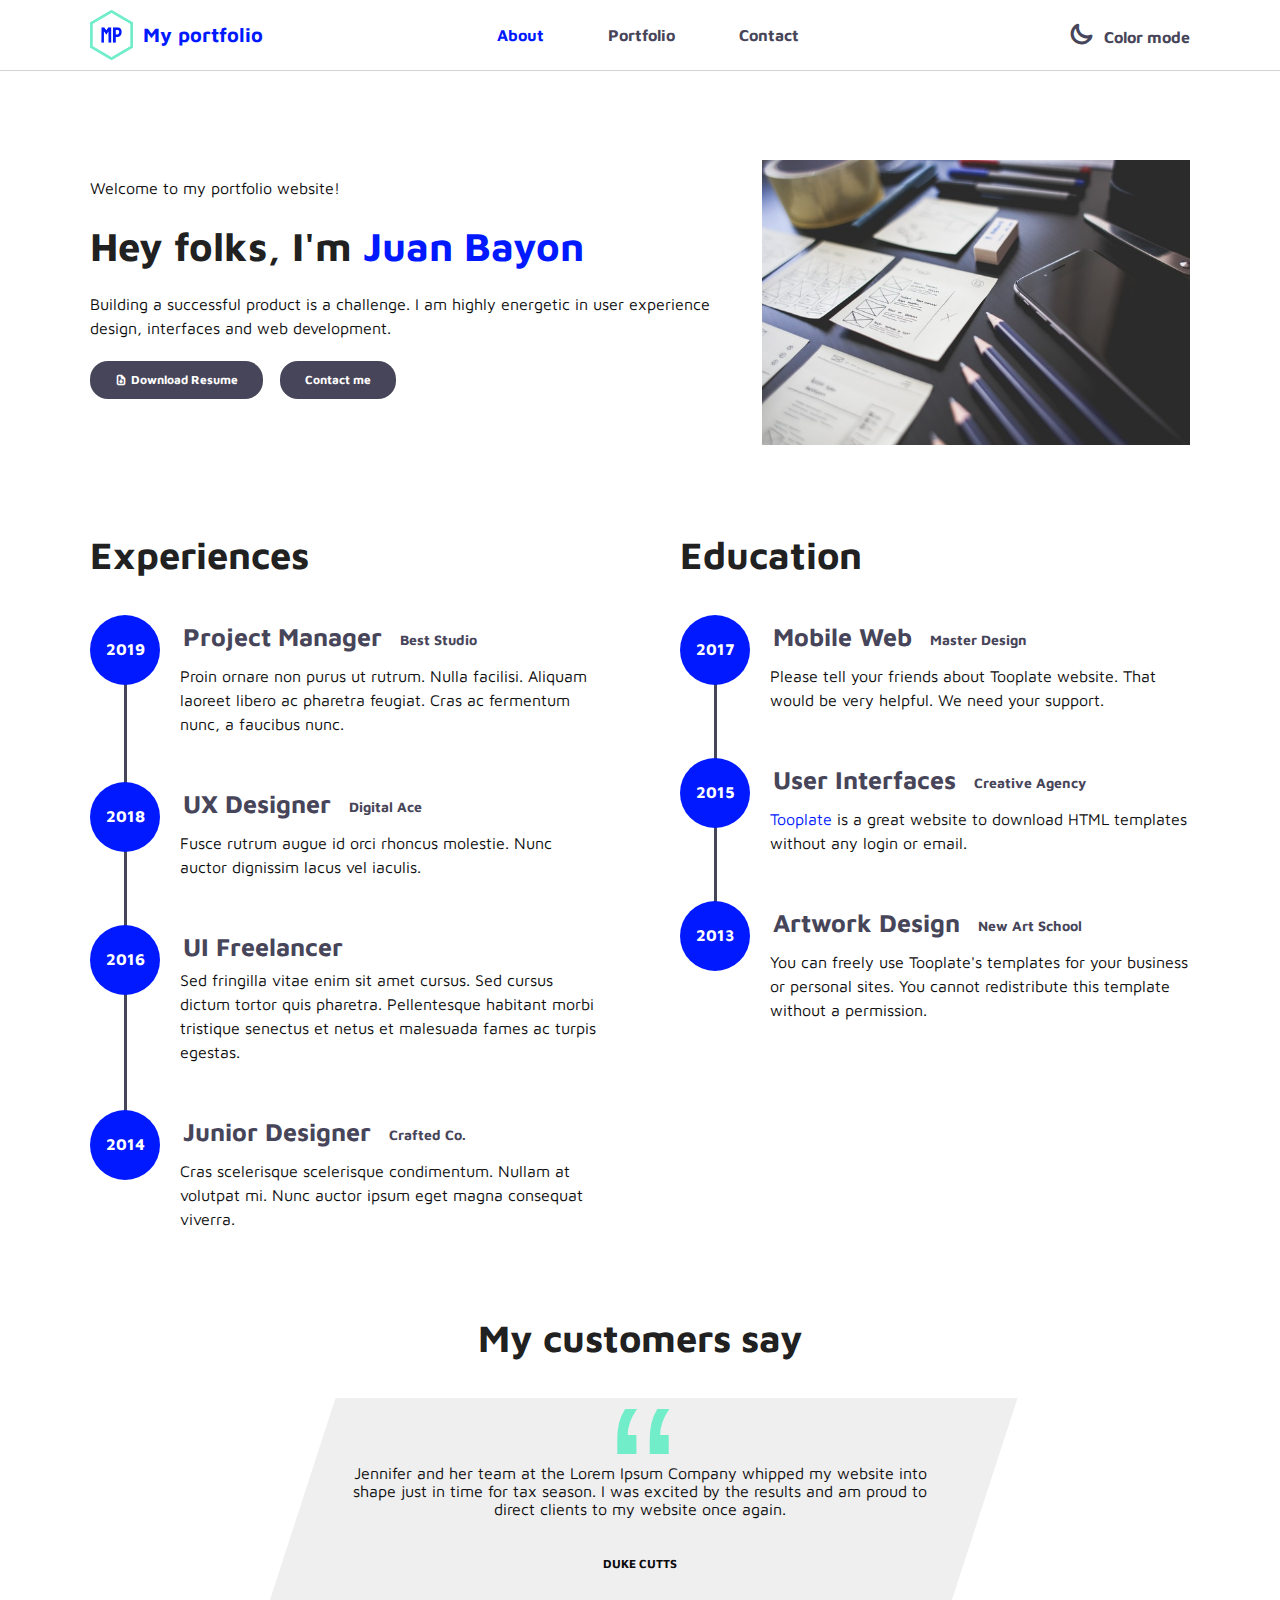
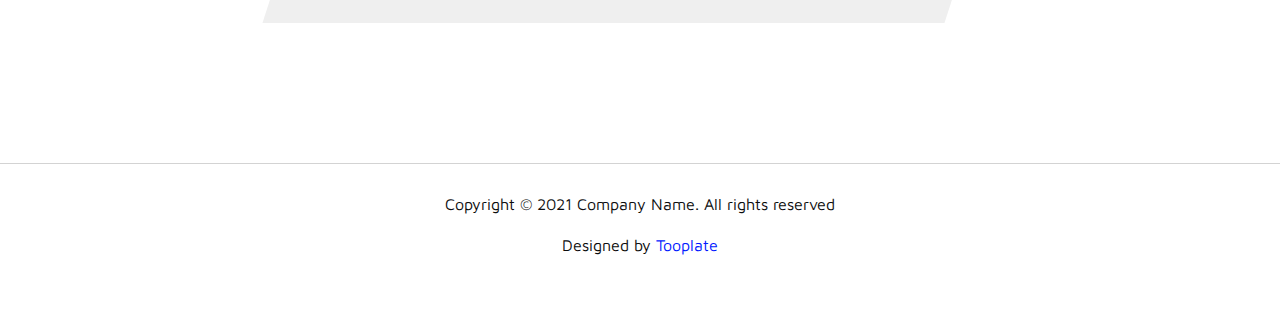
<file: personal_cv_webpage/index.html>
<!doctype html>
<html lang="en">

  <head>
    <meta charset="utf-8">
    <title>Juan Bayon | My Portfolio</title>
    <meta name="viewport" content="width=device-width, initial-scale=1">
    <meta name="author" content="Juan Bayon">
    <meta name="description" content="Welcome to the portfolio webpage of Juan Bayon, where you can find the experience and education information">
    <link rel="stylesheet" href="css/styles.css">
    <link rel="preconnect" href="https://fonts.googleapis.com">
    <link rel="preconnect" href="https://fonts.gstatic.com" crossorigin>
    <link href="https://fonts.googleapis.com/css2?family=Maven+Pro:wght@400;700&display=swap" rel="stylesheet">
  </head>

  <body class="about">

    <header>
      <div class="container">

        <a class="skip-link" href='#main' title="Skip to main section">Skip to content</a>
  
        <div class="icon_name">
          <img src="./images/mp.png" alt="My Portfolio icon">
          <p>My portfolio</p>
        </div>
  
        <nav class="links">
          <ul>
            <li><a class="about" href="index.html" title="CV page">About</a></li>
            <li><a class="portfolio" href="portfolio.html" title="Portfolio page">Portfolio</a></li>
            <li><a class="contact" href="contact.html" title="Contact page">Contact</a></li>
          </ul>
        </nav>
        
        <div class="dark-mode-menu">
          <a class="font-icon color-mode" href="#" title="Color mode"><span>Color mode</span></a>
          <a class="burger-menu nav-icon" href="#">
            <span></span>
            <span></span>
            <span></span>
            <span></span>
          </a>
        </div>
  
      </div>
    </header>

    <main id="main">

    <article>
    
    <div class="container">
      <header class="presentation">

        <div class="presentation-wrapper">
        <p>Welcome to my portfolio website!</p>
        <h1>Hey folks, I'm <span class="author">Juan Bayon</span></h1>
        <p>Building a successful product is a challenge. I am highly energetic in user experience design, interfaces and web development.</p>

        <ul>
          <li class="download"><a class="font-icon" href="./files/cv.pdf" download="CV.pdf">Download Resume</a></li>
          <li><a href="contact.html" title="Link to the contact page">Contact me</a></li>
        </ul>
        </div>

        <img src="./images/ux-designer.jpg" alt="Desktop image with office supplies and a smartphone arranged in a grid">

      </header>
      
      <div class="timelines">

      <section class="timeline">
        
      <h2>Experiences</h2>

      <div class="timeline-entry">
        <div class="year"><div class="bullet"><span>2019</span></div></div>
        <div class="content">
            <p class="job">Project Manager</p>
            <p class="company">Best Studio</p>
            <p lang="la">Proin ornare non purus ut rutrum. Nulla facilisi. Aliquam laoreet libero ac pharetra feugiat. Cras ac fermentum nunc, a faucibus nunc.</p>
        </div>
      </div>

      <div class="timeline-entry">
        <div class="year"><div class="bullet"><span>2018</span></div></div>
        <div class="content">
            <p class="job">UX Designer</p>
            <p class="company">Digital Ace</p>
            <p lang="la">Fusce rutrum augue id orci rhoncus molestie. Nunc auctor dignissim lacus vel iaculis.</p>
        </div>
      </div>

      <div class="timeline-entry">
        <div class="year"><div class="bullet"><span>2016</span></div></div>
        <div class="content">
            <p class="job">UI Freelancer</p>
            <p lang="la">Sed fringilla vitae enim sit amet cursus. Sed cursus dictum tortor quis pharetra. Pellentesque habitant morbi tristique senectus et netus et malesuada fames ac turpis egestas.</p>
        </div>
      </div>

      <div class="timeline-entry">
        <div class="year"><div class="bullet"><span>2014</span></div></div>
        <div class="content">
            <p class="job">Junior Designer</p>
            <p class="company">Crafted Co.</p>
            <p lang="la">Cras scelerisque scelerisque condimentum. Nullam at volutpat mi. Nunc auctor ipsum eget magna consequat viverra.</p>
        </div>
      </div>

    </section>

    <section class="timeline">
        
      <h2>Education</h2>
      
      <div class="timeline-entry">
        <div class="year"><div class="bullet"><span>2017</span></div></div>
        <div class="content">
            <p class="job">Mobile Web</p>
            <p class="company">Master Design</p>
            <p>Please tell your friends about Tooplate website. That would be very helpful. We need your support.</p>
        </div>
      </div>

      <div class="timeline-entry">
        <div class="year"><div class="bullet"><span>2015</span></div></div>
        <div class="content">
            <p class="job">User Interfaces</p>
            <p class="company">Creative Agency</p>
            <p><a href="https://www.facebook.com/tooplate" title="Link to tooplate facebook page" target=”_blank”>Tooplate</a> is a great website to download HTML templates without any login or email.</p>
        </div>
      </div>

      <div class="timeline-entry">
        <div class="year"><div class="bullet"><span>2013</span></div></div>
        <div class="content">
            <p class="job">Artwork Design</p>
            <p class="company">New Art School</p>
            <p>You can freely use Tooplate's templates for your business or personal sites. You cannot redistribute this template without a permission.</p>
        </div>
      </div>

    </section>

    </div>

    <section class="quotation">

      <h2>My customers say</h2>
      <div class="diagonal-box">
      <blockquote>
        <div class="quotation-mark"></div>
        <p>Jennifer and her team at the Lorem Ipsum Company whipped my website into shape just in time for tax season. I was excited by the results and am proud to direct clients to my website once again.</p>
        <p class="quote-author">Duke Cutts</p>
      </blockquote>
      </div>

    </section>

    </div>
    </article>
    </main>

    <footer>
      <div class="container">
      <p>Copyright © 2021 Company Name. All rights reserved</p>
      <p>Designed by <a href="https://www.facebook.com/tooplate" title="Link to tooplate facebook page" target=”_blank”>Tooplate</a></p>
      </div>
    </footer>

    <script src="js/jquery-3.3.1.min.js"></script>
    <script src="js/custom.js"></script>
  </body>
</html>
</file>
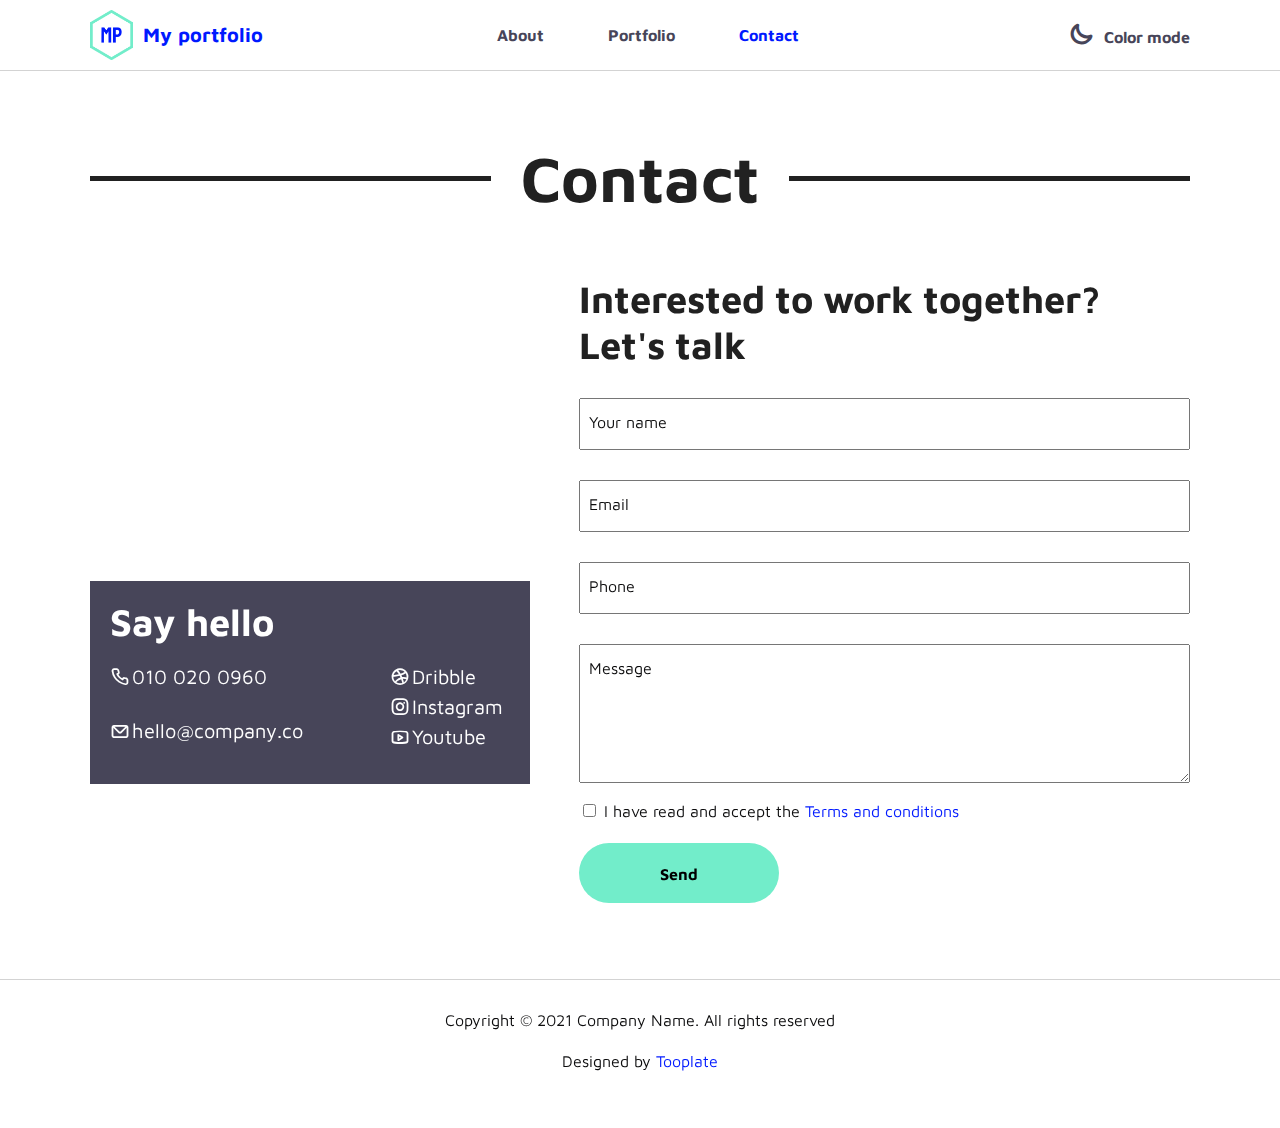
<file: personal_cv_webpage/contact.html>
<!doctype html>
<html lang="en">

  <head>
    <meta charset="utf-8">
    <title>Juan Bayon | My Portfolio</title>
    <meta name="viewport" content="width=device-width, initial-scale=1">
    <meta name="author" content="Juan Bayon">
    <meta name="description" content="Juan's contact information and form. Say hello!">
    <link rel="stylesheet" href="css/styles.css">
    <link rel="preconnect" href="https://fonts.googleapis.com">
    <link rel="preconnect" href="https://fonts.gstatic.com" crossorigin>
    <link href="https://fonts.googleapis.com/css2?family=Maven+Pro:wght@400;700&display=swap" rel="stylesheet">
  </head>

  <body class="contact">

    <header>
      <div class="container">

        <a class="skip-link" href='#main' title="Skip to main section">Skip to content</a>
  
        <div class="icon_name">
          <img src="./images/mp.png" alt="My Portfolio icon">
          <p>My portfolio</p>
        </div>
  
        <nav class="links">
          <ul>
            <li><a class="about" href="index.html" title="CV page">About</a></li>
            <li><a class="portfolio" href="portfolio.html" title="Portfolio page">Portfolio</a></li>
            <li><a class="contact" href="contact.html" title="Contact page">Contact</a></li>
          </ul>
        </nav>
        
        <div class="dark-mode-menu">
          <a class="font-icon color-mode" href="#" title="Color mode"><span>Color mode</span></a>
          <a class="burger-menu nav-icon" href="#">
            <span></span>
            <span></span>
            <span></span>
            <span></span>
          </a>
        </div>
  
      </div>
    </header>

    <main id="main">

    <article>
    
    <div class="container">

      <h1 class="line-marked">Contact</h1>

      <div class="contact-wrapper">

      <section class="map-and-contact">

        <iframe allowfullscreen src="https://www.google.com/maps/embed?pb=!1m18!1m12!1m3!1d12088.558402180099!2d-73.99373482142036!3d40.75895421922642!2m3!1f0!2f0!3f0!3m2!1i1024!2i768!4f13.1!3m3!1m2!1s0x89c25855b8fb3083%3A0xa0f9aef176042a5c!2sTheater+District%2C+New+York%2C+NY%2C+USA!5e0!3m2!1sen!2smm!4v1549875377188"></iframe>
        
        <div class="contact-data">
          <h2>Say hello</h2>
          
          <div class="list_data">
            <ul class="list-as-list">
              <li class="phone"><a class="font-icon" href="tel:0100200960" title="Link to the telephone">010 020 0960</a></li>
              <li><br></li>
              <li class="email"><a class="font-icon" href="mailto:hello@company.co" title="Link to the email">hello@company.co</a></li>
            </ul>
            <ul class="list-as-list">
              <li class="dribble"><a class="font-icon" href="https://dribbble.com/" title="Dribble web page">Dribble</a></li>
              <li class="instagram"><a class="font-icon" href="https://www.instagram.com/" title="Instagram web page">Instagram</a></li>
              <li class="youtube"><a class="font-icon" href="https://www.youtube.com/" title="Youtube web page">Youtube</a></li>
            </ul>
          </div>
        </div>

      </section>

      <section class="form">

        <h2>Interested to work together? Let's talk</h2>

        <form>

        <ul class="list-as-list">
        <li class="input">
          <label for="name">Your name</label>
          <input class="form-control" type="text" name="name" id="name" required>
        </li>
        <li class="input">
          <label for="email">Email</label>
          <input class="form-control" type="email" name="email" id="email" required>
        </li>
        <li class="input">
          <label for="phone">Phone</label>
          <input class="form-control" type="text" name="phone" id="phone" required>
        </li>
        <li class="input textarea">
          <label for="message">Message</label>
          <textarea class="form-control textfield" name="message" id="message" cols="30" rows="8" required></textarea>
        </li>
        <li class="checkbox">
          <input type="checkbox" name="terms" id="terms" required>
          <label for="terms">I have read and accept the <a href="#" title="Terms and conditions page">Terms and conditions</a></label>
        </li>
        <li class="button">
          <button type="submit">Send</button>
        </li>
        </ul>

        </form>

      </section>
      
    </div>
    </div>
  </article>
  </main>

  <footer>
    <div class="container">
    <p>Copyright © 2021 Company Name. All rights reserved</p>
    <p>Designed by <a href="https://www.facebook.com/tooplate" title="Link to tooplate facebook page" target=”_blank”>Tooplate</a></p>
    </div>
  </footer>

  <script src="js/jquery-3.3.1.min.js"></script>
  <script src="js/custom.js"></script>
</body>
</html>
</file>
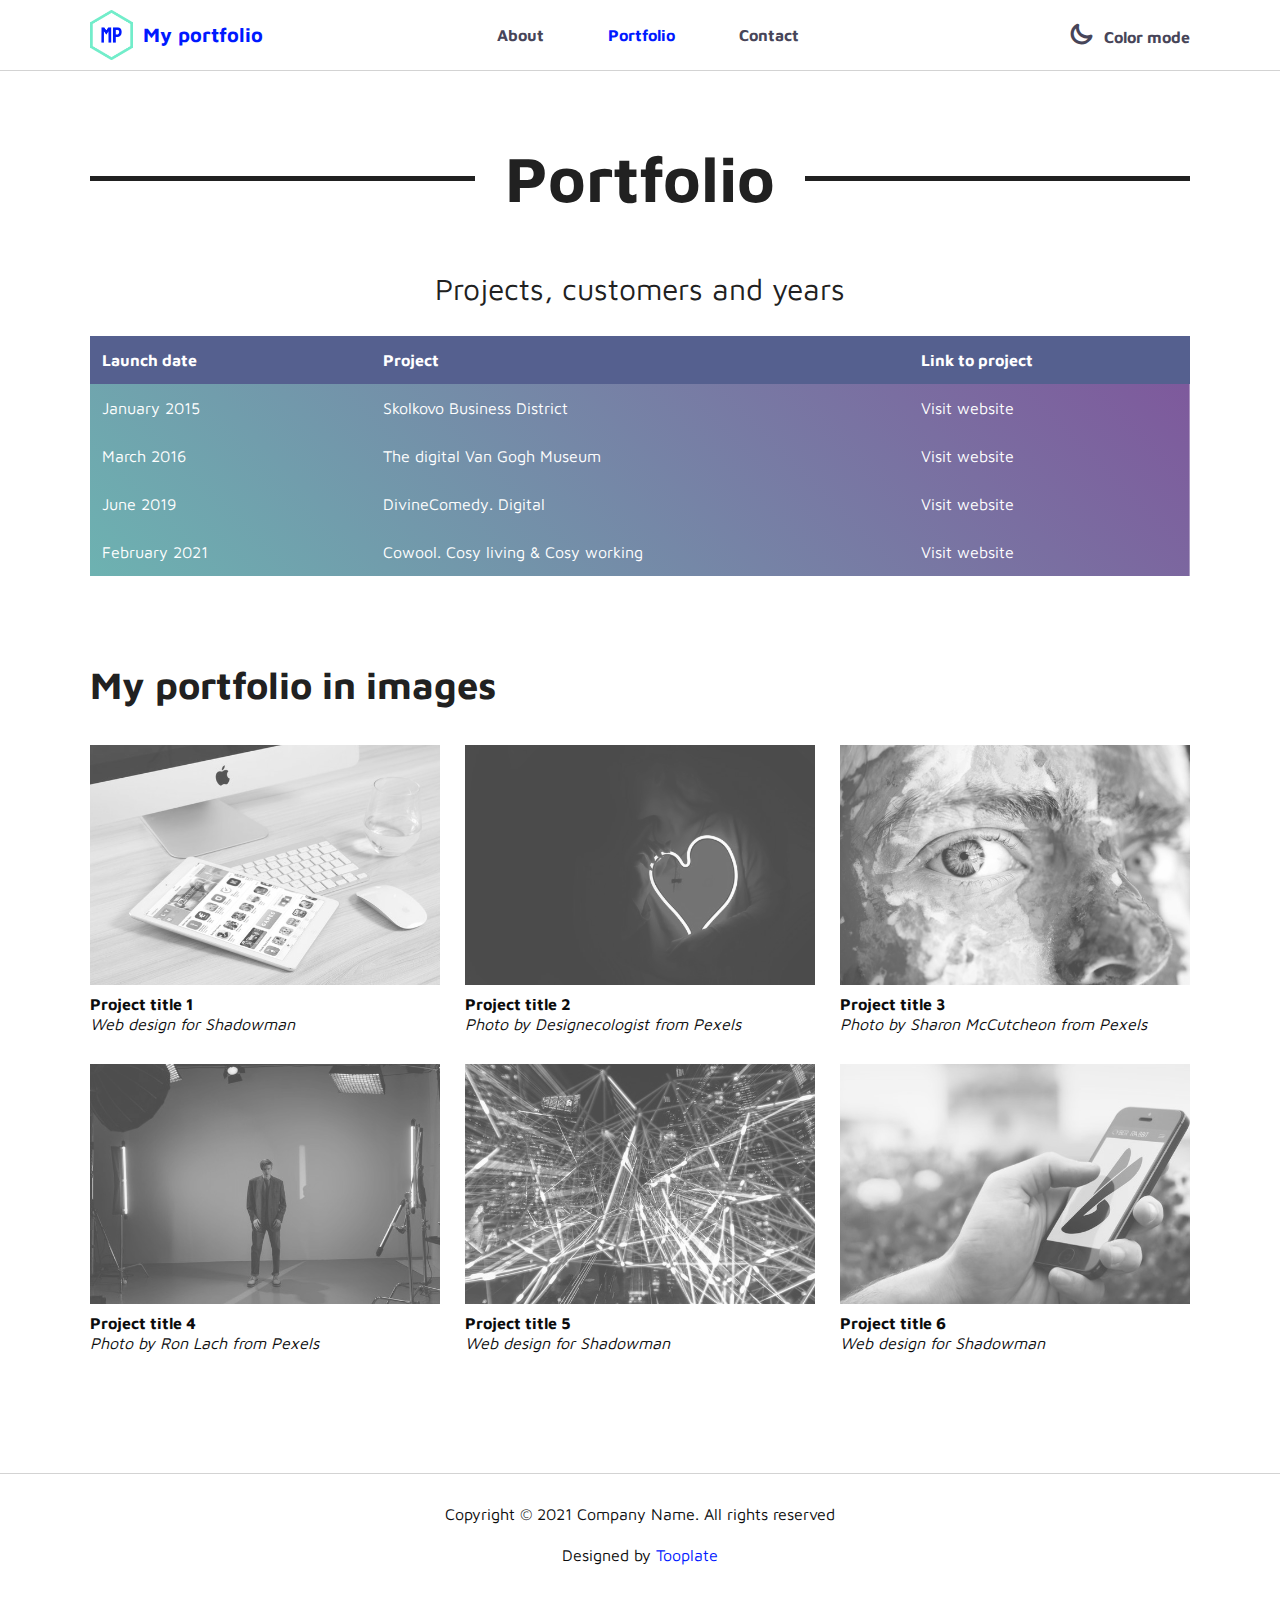
<file: personal_cv_webpage/portfolio.html>
<!doctype html>
<html lang="en">

  <head>
    <meta charset="utf-8">
    <title>Juan Bayon | My Portfolio</title>
    <meta name="viewport" content="width=device-width, initial-scale=1">
    <meta name="author" content="Juan Bayon">
    <meta name="description" content="Portfolio web page with the most important projects developed by Juan Bayon">
    <link rel="stylesheet" href="css/styles.css">
    <link rel="preconnect" href="https://fonts.googleapis.com">
    <link rel="preconnect" href="https://fonts.gstatic.com" crossorigin>
    <link href="https://fonts.googleapis.com/css2?family=Maven+Pro:wght@400;700&display=swap" rel="stylesheet">
  </head>

  <body class="portfolio">

    <header>
      <div class="container">

        <a class="skip-link" href='#main' title="Skip to main section">Skip to content</a>
  
        <div class="icon_name">
          <img src="./images/mp.png" alt="My Portfolio icon">
          <p>My portfolio</p>
        </div>
  
        <nav class="links">
          <ul>
            <li><a class="about" href="index.html" title="CV page">About</a></li>
            <li><a class="portfolio" href="portfolio.html" title="Portfolio page">Portfolio</a></li>
            <li><a class="contact" href="contact.html" title="Contact page">Contact</a></li>
          </ul>
        </nav>
        
        <div class="dark-mode-menu">
          <a class="font-icon color-mode" href="#" title="Color mode"><span>Color mode</span></a>
          <a class="burger-menu nav-icon" href="#">
            <span></span>
            <span></span>
            <span></span>
            <span></span>
          </a>
        </div>
  
      </div>
    </header>

    <main id="main">

    <article>
    
    <div class="container">

      <h1 class="line-marked">Portfolio</h1>

      <table>

        <caption>Projects, customers and years</caption>

        <thead>
        <tr>
          <th scope="col">Launch date</th>
          <th scope="col">Project</th>
          <th scope="col">Link to project</th>
        </tr>
        </thead>

        <tbody>
        <tr>
          <th scope="row">January 2015</th>
          <td>Skolkovo Business District</td>
          <td><a href="https://skolkovoforbusiness.ru/en/features/#home" title="Skolkovo bussiness district page">Visit website</a></td>
        </tr>

        <tr>
          <th scope="row">March 2016</th>
          <td>The digital Van Gogh Museum</td>
          <td><a href="https://www.vangoghmuseum.nl/en/visit/enjoy-the-museum-from-home" title="Van Gogh museum page">Visit website</a></td>
        </tr>

        <tr>
          <th scope="row">June 2019</th>
          <td>DivineComedy. Digital</td>
          <td><a href="https://divinecomedy.digital/#/" title="Divine Comedy page">Visit website</a></td>
        </tr>

        <tr>
          <th scope="row">February 2021</th>
          <td>Cowool. Cosy living & Cosy working</td>
          <td><a href="https://cowool.brig.ht/" title="Cowool page">Visit website</a></td>
        </tr>
        </tbody>

      </table>

      <section>
        <h2>My portfolio in images</h2>

        <div class="projects">

          <figure>
            <div class="image-container">
            <a href="#" title="Project title 1"><img src="./images/portfolio1.jpg" alt="An ipad, keyboard and mouse on a table"></a>
            </div>
            <figcaption>
              <span class="title">Project title 1</span>
              <cite>Web design for Shadowman</cite>
            </figcaption>
          </figure>

          <figure>
            <div class="image-container">
            <a href="#" title="Project title 2"><img src="./images/portfolio2.jpg" alt="Image with all in shadows and a heart made with fluorescent lights"></a>
            </div>
            <figcaption>
              <span class="title">Project title 2</span>
              <cite>Photo by Designecologist from Pexels</cite>
            </figcaption>
          </figure>

          <figure>
            <div class="image-container">
            <a href="#" title="Project title 3"><img src="./images/portfolio3.jpg" alt="A close-up of a person's eyes"></a>
            </div>
            <figcaption>
              <span class="title">Project title 3</span>
              <cite>Photo by Sharon McCutcheon from Pexels</cite>
            </figcaption>
          </figure>

          <figure>
            <div class="image-container">
            <a href="#" title="Project title 4"><img src="./images/portfolio4.jpg" alt="One person modeling in a photography studio"></a>
            </div>
            <figcaption>
              <span class="title">Project title 4</span>
              <cite>Photo by Ron Lach from Pexels</cite>
            </figcaption>
          </figure>

          <figure>
            <div class="image-container">
            <a href="#" title="Project title 5"><img src="./images/portfolio5.jpg" alt="Quite a few tubes of light converging to the center"></a>
            </div>
            <figcaption>
              <span class="title">Project title 5</span>
              <cite>Web design for Shadowman</cite>
            </figcaption>
          </figure>

          <figure>
            <div class="image-container">
            <a href="#" title="Project title 6"><img src="./images/portfolio6.jpg" alt="A close-up of a hand with a mobile phone"></a>
            </div>
            <figcaption>
              <span class="title">Project title 6</span>
              <cite>Web design for Shadowman</cite>
            </figcaption>
          </figure>

        </div>

      </section>
      
    </div>
  </article>
  </main>

  <footer>
    <div class="container">
    <p>Copyright © 2021 Company Name. All rights reserved</p>
    <p>Designed by <a href="https://www.facebook.com/tooplate" title="Link to tooplate facebook page" target=”_blank”>Tooplate</a></p>
    </div>
  </footer>

  <script src="js/jquery-3.3.1.min.js"></script>
  <script src="js/custom.js"></script>
</body>
</html>
</file>
<file: personal_cv_webpage/css/styles.css>
@font-face {
font-family: 'unicons';
src:  url('../font/unicons.eot?42479262');
src:  url('../font/unicons.eot?42479262#iefix') format('embedded-opentype'),
        url('../font/unicons.woff2?42479262') format('woff2'),
        url('../font/unicons.woff?42479262') format('woff'),
        url('../font/unicons.ttf?42479262') format('truetype'),
        url('../font/unicons.svg?42479262#unicons') format('svg');
font-weight: normal;
font-style: normal;
}

/*--------------------general_rules----------------------*/

html {
    font-family: 'Maven Pro', sans-serif;
    color: #0c0c0d;
    line-height: 1.5;
}

main {
    margin-top: 130px;
}

body {
    margin: 0;
}

.container {
    width: 1100px;
    margin: 0 auto;
}

h1, h2 {
    color: #212121;
}

h1 {
    font-size: 64px;
    margin: 0;
}

h2 {
    font-size: 38px;
}

ul {
    list-style-type: none;
    padding: 0;
}

li {
    display: inline-block;
}

.list-as-list li {
    display: list-item;
}

a, a:visited {
    color: #0019ff;
    text-decoration: none;
}

a:focus {
    color: #72edca;
}

/*----------------------skip_link-------------------------*/

.skip-link {
    background: #0019ff;
    font-weight: bold;
    left: 50%;
    padding: 4px;
    position: absolute;
    transform: translateY(-100%);
}

header .container .skip-link {
    color: white;
}

.skip-link:focus {
    transform: translateY(0%);
}

/*------------------------header--------------------------*/

body > header {
    position: fixed;
    top: 0;
    background-color: white;
    width: 100%;
    border-bottom: 1px solid lightgray;
    z-index: 10;
    font-weight: bold;
}

header .container {
    display: grid;
    grid-template-columns: repeat(auto-fill, minmax(240px, 1fr));
    column-gap: 10px;
}

header a, header a:visited {
    color: #474559;
}

header a:hover, header a:focus {
    color: #0019ff;
}

.icon_name, nav, .dark-mode-menu {
    display: flex;
    align-items: center;
}

.icon_name {
    justify-content: left;
}

.icon_name img {
    float: left;
    padding-right: 10px;
    height: 50px;
}

nav {
    grid-column: span 2;
    justify-content: center;
    padding-left: 75px;
}

nav li {
    margin-right: 60px;
}

.dark-mode-menu {
    padding-left: 10px;
    justify-content: right;

}

.icon_name p {
    color: #0019ff;
    font-size: 20px;
}

/*Makes the current page highlighted in navigation menu*/
body.about a.about, 
body.portfolio a.portfolio, 
body.contact a.contact, .author {
    color: #0019ff;
}

.burger-menu {
    display: none;
}

/*-------------------------footer----------------------------*/

footer {
    border-top: 1px solid lightgray;
    padding-top: 12px;
    padding-bottom: 38px;
    width: 100%;
    line-height: 25px;
    text-align: center;
}

footer a:hover {
    text-decoration: underline;
}

/*-----------------------index_page--------------------------*/

.about main {
    margin-top: 160px;
}

.presentation {
    display: grid;
    grid-template-columns: repeat(auto-fill, minmax(200px, 1fr));
    grid-gap: 20px;
    margin-bottom: 50px;
}

.presentation h1 {
    font-size: 40px;
}

.presentation img {
    grid-column: span 2;
    width: 428px;
    max-width: calc(100vw * 0.9);
}

.presentation-wrapper {
    grid-column: span 3;
}

.presentation li {
    background-color: #474559;
    font-size: 12px;
    font-weight: bold;
    padding: 10px 25px 10px 25px;
    border-radius: 18px;
    margin-right: 12px;
    margin-top: 5px;  /*margin to ensure the buttons (when they collapse in two lines) have some space between them*/
}

.presentation li:hover, 
.presentation li:focus-within {
    background-color: #0019ff;
}

.presentation li a, 
.presentation li a:visited {
    display: block;
    color: white;
}

.presentation_wraper p:first-child {
    color: #474559;
    font-size: 14px;
    font-weight: bold;
}

/*------------------------timeline--------------------------*/

.timelines, .timeline-entry {
    display: grid;
}

.timelines {
    grid-template-columns: repeat(auto-fill, minmax(420px, 1fr));
    column-gap: 80px;
}

.timeline-entry {
    grid-template-columns: 1fr 6fr;
    grid-gap: 20px;
}

.year {
    position: relative;
    max-width: 70px;
}

.timeline .timeline-entry:not(:last-child) .year::after {
    content: "";
    position: absolute;
    width: 3px;
    height: 100%;
    top: 20px;
    right: 33px;
    background: #474559;
    z-index: -1;
}

.year span {
    display: block;
    padding-top: 22px;
    font-weight: bold;
    text-align: center;
}

.job, .company {
    float: left;
    padding-right: 15px;
    color: #474559;
    font-weight: bold;
}

.job {
    font-size: 25px;
    margin: 3px;
}

.company {
    font-size: 14px;
}

.content {
    margin-bottom: 30px;
}

.content p:nth-child(3), 
p[lang="la"] {
    clear: both;
}

.bullet {
    width: 70px;
    height: 70px;
    color: white;
    border-radius: 100%;
    background: #0019ff;
}

/*------------------------font_icons--------------------------*/

.font-icon::before {
    font-family: "unicons";
    display:inline-block;
    text-decoration:none;
    speak: never;
    font-variant: normal;
    text-transform: none;
    padding-right: 2px;
}

.download a::before {
    content: "\e9b8";
    padding-right: 4px;
}

.color-mode:before {
    content: "\ea9f";
    font-size: 25px;
    padding-right: 10px;
}

.phone a::before {
    content: "\eaca";
}

.email a::before {
    content: "\e992";
}

.dribble a::before {
    content: "\e96e";
}

.instagram a::before {
    content: "\ea3a";
}

.youtube a::before {
    content: "\ebe8";
}


/*------------------------blockquote--------------------------*/

.quotation h2 {
    text-align: center;
}

.diagonal-box {
    margin: 0 auto;
    max-width: 62%;
    background-color: #efefef;
    transform: skewX(-18deg);
    height: auto;
    min-height: 150px;
    margin-bottom: 140px;
}

blockquote {
    transform: skewX(18deg);
    padding-top: 50px;
    text-align: center;
    line-height: normal;
    display: grid;
    grid-template-columns: 1fr 1fr;  /*grid made to reference the quotation mark to the medium of the box*/
}

blockquote p, blockquote .quote-author {
    grid-column: span 2;
}

.quotation-mark {
    grid-column: 2;
    position: relative;
}

.quotation-mark::before {
    font-family: Arial, Helvetica, sans-serif;
    content: "\201C";
    color: #72edca;
    font-size: 200px;
    position: absolute;
    top: -85px;
    left: -30px;
}

.quote-author {
    text-transform: uppercase;
    font-size: 12px;
    font-weight: bold;
    padding-top: 10px;
    padding-bottom: 40px;
}

/*-----------------------line_marked--------------------------*/

.line-marked {
    display: flex;
    text-align: center;
    gap: 30px;
}

.line-marked:before,
.line-marked:after {
    content: "";
    flex: 1 1;
    border-bottom: 5px solid #212121;
    margin: auto;
}

/*------------------------table------------------------------*/

table {
    table-layout: fixed;	
    width: 100%;
    border-collapse: collapse;	
    color: white;
    margin-bottom: 80px;
}

thead th:nth-child(1) {
    width: 25%;
}

thead th:nth-child(2) {
    width: 50%;
}

thead th:nth-child(3) {
    width: 25%;						
}

thead {
    background: #55608f;
}

tbody {
    background: linear-gradient(45deg, #6DB2B1, #7E599C);
}

th {
    text-align: left;
}

th[scope="row"] {
    font-weight: normal;
}

td, th {
    padding: 12px;
}

table a, table a:visited {
    color: white;
}

table a:hover {
    text-decoration: underline;
}

table a:focus {
    color: #72edca;
}

tbody tr:hover {
    background: rgba(255, 255, 255, 30%);
}

caption {
    color: #212121;
    font-size: 30px;
    padding-bottom: 25px;
    margin-top: 40px;
}

/*-----------------------projects_grid---------------------------*/

.projects {
    display: grid;
    grid-template-columns: repeat(auto-fill, minmax(300px, 1fr));
    column-gap: 25px;
    row-gap: 30px;
    margin-bottom: 120px;
}

.projects figure {
    margin: 0px; 
}
.image-container {
    overflow: hidden; 
    height: 240px; 
    margin-bottom: 9px;
}

.projects img {
    width: 100%;
    height: 100%;
    object-fit: cover;
    filter:grayscale(1);
    opacity: 70%;
}

.projects img:hover, 
.projects a:focus img {
    filter: none;
    opacity: 100%;
    transition: transform 1s ease;
    transform: scale(1.2);
}

.projects .image-container:focus-within {
    border: 3px solid #72edca;
}

.projects figcaption {
    font-size: 16px;
    line-height: 20px;
}

.title, .projects cite {
    display: block;
}

.title {
    font-weight: bold;
}

/*------------------------contact_page----------------------------*/

iframe {
    width: 440px;
    max-width: calc(100vw * 0.9);
    height: 305px;
    border: none;
}

.contact-wrapper {
    display: grid;
    grid-template-columns: repeat(auto-fill, minmax(210px, 1fr));
    column-gap: 12.5px;
    row-gap: 40px;
    margin-top: 50px;
    margin-bottom: 60px;
}

.contact-data {
    box-sizing: border-box;
    background-color: #474559;
    width: 440px;
    max-width: calc(100vw * 0.9);
    height: auto;
    min-height: 203px;
    padding-left: 20px;
}

.map-and-contact {
    grid-column: span 2;
    display: flex;
    flex-direction: column;
    gap: 0;
}

.form {
    grid-column: span 3;
    padding-left: 44px;
}

.list_data {
    display: grid;
    grid-template-columns: repeat(auto-fill, minmax(140px, 1fr));
}

.list_data ul:first-child {
    grid-column: span 2;
}

.contact-data h2, .form h2 {
    margin: 0;
}

.contact-data h2 {
    color: white;
    padding-top: 12px;
}

.contact-data ul {
    margin-top : 12px;
}

.contact-data a, .contact-data a:visited {
    color: white;
    font-size: 20px;
}

.contact-data a:hover, .contact-data a:focus {
    color: #72edca;
}

/*--------------------------form---------------------------*/

.input {
    position: relative;
    margin: 30px 0px;
}

.input label {
    position: absolute;
    top: 12px;
    left: 10px;
}

input, textarea {
    box-sizing: border-box;
    width: 100%;
    font-size: 16px;
    font-family: 'Maven Pro', sans-serif;
}

textarea {
    height: 139px;
    overflow: auto;
}

input {
    padding: 20px 15px 10px 15px;
}

.checkbox input {
    width: auto;
}

.textarea {
    margin-bottom: 10px;
}

.form h2 {
    line-height: 46px;
}

button {
    width: 100%;
	border: none;
	font: inherit;
	cursor: pointer;
    margin-top: 20px;
    width: 200px;
    height: 60px;
    border-radius: 50px;
    background-color: #72edca;
    line-height: 60px;
    text-align: center;
    font-weight: bold;
}

button:hover, button:focus {
    background-color: #0019ff;
    color: white;
}

/*------------------------form_focus--------------------------*/

.is-focused input, .is-focused textarea {
    border-color: #0019ff;
}

.is-focused label {
    font-size: 10px;
    top: 3px;
    left: 17px;
}

.is-focused textarea {
    padding-top: 17px;
    padding-left: 16px
}

/*--------------------------dark_mode--------------------------*/

body.dark-mode, 
body.dark-mode header, 
body.dark-mode header a, 
body.dark-mode header a:visited,
body.dark-mode h1, 
body.dark-mode h2,
body.dark-mode .job,
body.dark-mode caption,
body.dark-mode .presentation-wraper p:first-child,
body.dark-mode .contact-data a, 
body.dark-mode .contact-data a:visited,
body.dark-mode table a, 
body.dark-mode table a:visited {
    color: white;
}

body.dark-mode, 
body.dark-mode header {
    background-color: #0c0c0d;
}

body.dark-mode .author,
body.dark-mode .bullet, 
body.dark-mode .input label  {
    color:#0c0c0d
}

body.dark-mode .company {
    color: #c4c4c5
}

body.dark-mode a,
body.dark-mode .icon_name p,
body.dark-mode.about a.about, 
body.dark-mode.portfolio a.portfolio, 
body.dark-mode.contact a.contact,
body.dark-mode header a:hover, 
body.dark-mode header a:focus, 
body.dark-mode .contact-data a:hover, 
body.dark-mode .contact-data a:focus {
    color: #72edca;
}

body.dark-mode .bullet {
    background-color: #72edca;
}

body.dark-mode a:focus {
    color:#0019ff;
}

body.dark-mode .diagonal-box {
    background-color:#333333;
}

body.dark-mode .line-marked:before,
body.dark-mode .line-marked:after {
    border-color: white;
}

body.dark-mode .color-mode::before {
    content: "\eb65";
}

body.dark-mode .nav-icon span {
    background: white;
}

/*------------------------responsive----------------------------*/

@media only screen and (max-width: 1199px) {
    .presentation-wraper {
        grid-column: span 2;
    }
}

@media only screen and (max-width: 1099px) {
    .container {
        width: 90%
    }

    .form {
        padding: 0;
    }
    nav {
        grid-column: 2;
        padding-left: 20px;
    }

    nav li {
        margin-right: 20px;
    }
}

@media only screen and (max-width: 699px) {
    .diagonal-box {
        max-width: 100%;
        transform: none;
    }

    blockquote {
        transform: none;
    }

    .content {
        max-width: calc(100vw * 0.6);
    }
}

@media only screen and (hover: none) {
    .projects img {
        filter: none;
        opacity: 100%;
    }
}

@media only screen and (max-width: 900px) {

    header .container {
        grid-template-columns: 1fr 1fr;
    }

    h1 {
        font-size: 36px;
    }

    .job, .company {
        float: none;
        margin: 0;
        color:#212121;
    }

    .job {
        padding-top: 5px;
        line-height: 25px;
    }

    .color-mode span, nav {
        display: none;
    }

    /*---------------burger_menu---------------*/

    .burger-menu {
        display: inline-block;
        font-size: 30px;
    }

    .color-mode:before {
        padding-right: 30px;
    }

    body.menu-shown main,
    body.menu-shown footer {
        display: none;
    }

    body.menu-shown li {
        display: block;
        margin-bottom: 30px;
        text-align: center;
    }

    body.menu-shown nav {
        display: block;
        position: absolute;
        top: 100px;
        right: calc(100vw / 2 - 60px);
    }

    body.menu-shown header {
        border-bottom: none;
    }

    /*---------------burger_icon---------------*/
    
    .nav-icon {
        width: 30px;
        height: 30px;
        transform: rotate(0deg);
    }

    .nav-icon span{
        display: block;
        position: absolute;
        height: 2px;
        width: 100%;
        background: #474559;
    }

    .nav-icon span:nth-child(1) {
        top: 5px;
    }

    .nav-icon span:nth-child(2),
    .nav-icon span:nth-child(3) {
        top: 15px;
    }

    .nav-icon span:nth-child(4) {
        top: 25px;
    }
    
    .nav-icon.open span:nth-child(1),
    .nav-icon.open span:nth-child(4) {
        width: 0%;
    }
    
    .nav-icon.open span:nth-child(2) {
        transform: rotate(45deg);
    }
    
    .nav-icon.open span:nth-child(3) {
        transform: rotate(-45deg);
    }
}
</file>
